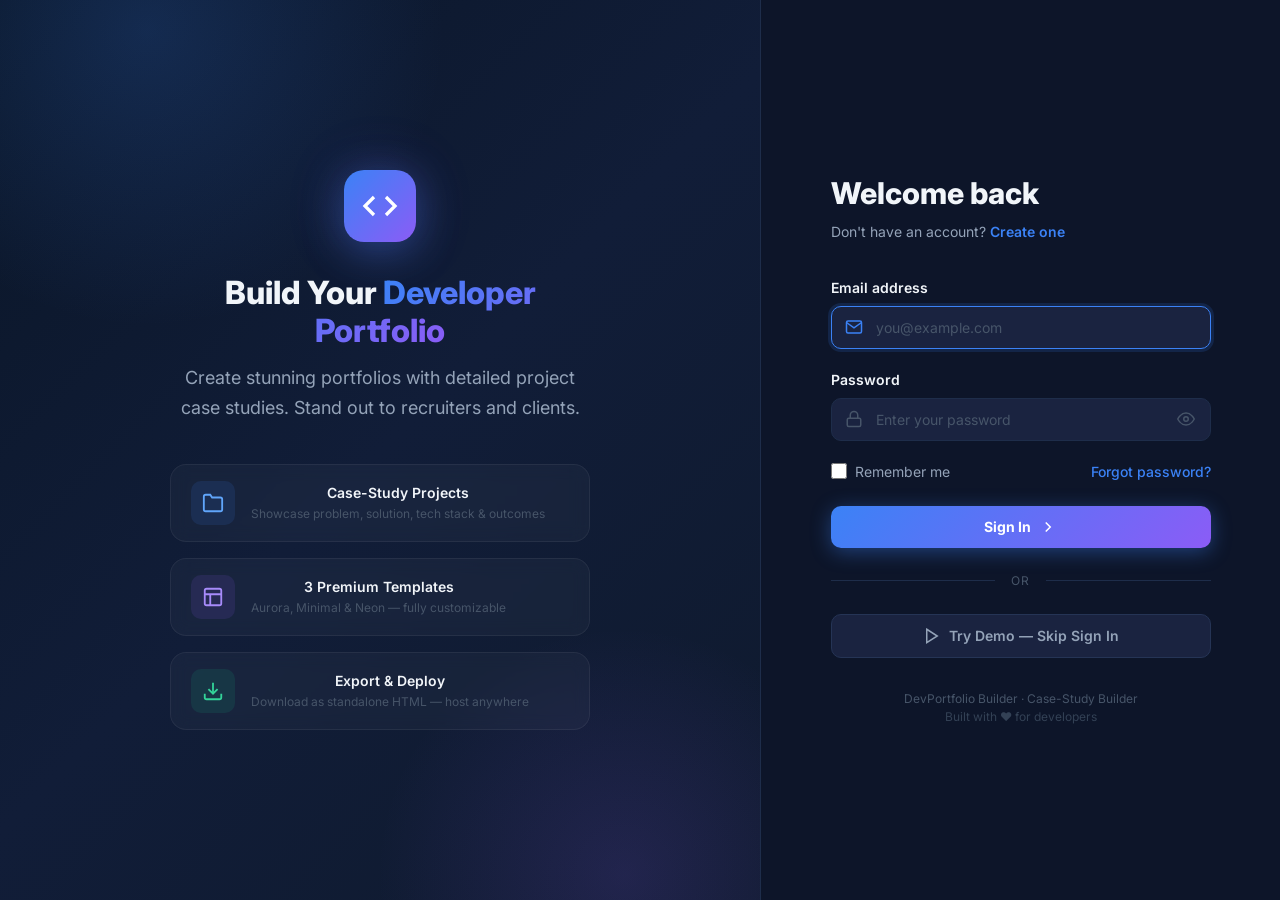
<file: index.html>
<!DOCTYPE html>
<html lang="en" data-theme="dark">
<head>
  <meta charset="UTF-8" />
  <meta name="viewport" content="width=device-width, initial-scale=1.0" />
  <meta name="description" content="Developer Portfolio & Case-Study Builder — Create stunning developer portfolios with detailed project case studies." />
  <title>Dashboard — DevPortfolio Builder</title>

  <!-- Google Fonts -->
  <link rel="preconnect" href="https://fonts.googleapis.com" />
  <link rel="preconnect" href="https://fonts.gstatic.com" crossorigin />
  <link href="https://fonts.googleapis.com/css2?family=Inter:wght@300;400;500;600;700;800&display=swap" rel="stylesheet" />

  <!-- CSS -->
  <link rel="stylesheet" href="css/variables.css" />
  <link rel="stylesheet" href="css/reset.css" />
  <link rel="stylesheet" href="css/layout.css" />
  <link rel="stylesheet" href="css/animations.css" />
  <link rel="stylesheet" href="css/components.css" />
  <link rel="stylesheet" href="css/forms.css" />
  <link rel="stylesheet" href="css/dashboard.css" />
</head>
<body>

<!-- ══════════════════════════════════════════
     APP SHELL
══════════════════════════════════════════ -->
<div class="app-shell">

  <!-- ── Sidebar Overlay (mobile) ── -->
  <div class="sidebar-overlay" id="sidebar-overlay"></div>

  <!-- ══════════════════════════════════════
       SIDEBAR
  ══════════════════════════════════════ -->
  <aside class="sidebar" id="sidebar" aria-label="Main Navigation">

    <!-- Header / Brand -->
    <div class="sidebar-header">
      <div class="sidebar-logo" aria-hidden="true">
        <svg viewBox="0 0 24 24" fill="none" stroke="currentColor" stroke-width="2.2">
          <polyline points="16 18 22 12 16 6"/>
          <polyline points="8 6 2 12 8 18"/>
        </svg>
      </div>
      <div class="sidebar-brand">
        DevPortfolio
        <span>Case-Study Builder</span>
      </div>
    </div>

    <!-- Navigation -->
    <nav class="sidebar-nav" aria-label="Page Navigation">

      <span class="nav-section-label">Main</span>

      <a class="nav-item active" data-route="/" href="index.html" id="nav-dashboard">
        <span class="nav-icon">
          <svg viewBox="0 0 24 24" fill="none" stroke="currentColor" stroke-width="2">
            <rect x="3" y="3" width="7" height="7" rx="1"/><rect x="14" y="3" width="7" height="7" rx="1"/>
            <rect x="14" y="14" width="7" height="7" rx="1"/><rect x="3" y="14" width="7" height="7" rx="1"/>
          </svg>
        </span>
        <span class="nav-label">Dashboard</span>
      </a>

      <a class="nav-item" data-route="/personal" href="pages/personal-info.html" id="nav-personal">
        <span class="nav-icon">
          <svg viewBox="0 0 24 24" fill="none" stroke="currentColor" stroke-width="2">
            <path d="M20 21v-2a4 4 0 0 0-4-4H8a4 4 0 0 0-4 4v2"/>
            <circle cx="12" cy="7" r="4"/>
          </svg>
        </span>
        <span class="nav-label">Personal Info</span>
      </a>

      <a class="nav-item" data-route="/projects" href="pages/project-builder.html" id="nav-projects">
        <span class="nav-icon">
          <svg viewBox="0 0 24 24" fill="none" stroke="currentColor" stroke-width="2">
            <path d="M22 19a2 2 0 0 1-2 2H4a2 2 0 0 1-2-2V5a2 2 0 0 1 2-2h5l2 3h9a2 2 0 0 1 2 2z"/>
          </svg>
        </span>
        <span class="nav-label">Project Builder</span>
        <span class="nav-badge" id="sidebar-project-count">0</span>
      </a>

      <span class="nav-section-label" style="margin-top:var(--space-4)">Portfolio</span>

      <a class="nav-item" data-route="/templates" href="pages/template-gallery.html" id="nav-templates">
        <span class="nav-icon">
          <svg viewBox="0 0 24 24" fill="none" stroke="currentColor" stroke-width="2">
            <rect x="3" y="3" width="18" height="18" rx="2"/>
            <path d="M3 9h18M9 21V9"/>
          </svg>
        </span>
        <span class="nav-label">Template Gallery</span>
      </a>

      <a class="nav-item" data-route="/editor" href="pages/live-editor.html" id="nav-editor">
        <span class="nav-icon">
          <svg viewBox="0 0 24 24" fill="none" stroke="currentColor" stroke-width="2">
            <path d="M12 20h9"/><path d="M16.5 3.5a2.121 2.121 0 0 1 3 3L7 19l-4 1 1-4L16.5 3.5z"/>
          </svg>
        </span>
        <span class="nav-label">Live Editor</span>
      </a>

      <a class="nav-item" data-route="/portfolio" href="pages/portfolio.html" id="nav-portfolio">
        <span class="nav-icon">
          <svg viewBox="0 0 24 24" fill="none" stroke="currentColor" stroke-width="2">
            <path d="M14 2H6a2 2 0 0 0-2 2v16a2 2 0 0 0 2 2h12a2 2 0 0 0 2-2V8z"/>
            <polyline points="14 2 14 8 20 8"/>
            <line x1="16" y1="13" x2="8" y2="13"/><line x1="16" y1="17" x2="8" y2="17"/>
            <polyline points="10 9 9 9 8 9"/>
          </svg>
        </span>
        <span class="nav-label">Generated Portfolio</span>
      </a>

    </nav>

    <!-- Footer / Collapse -->
    <div class="sidebar-footer">
      <button class="sidebar-collapse-btn" id="sidebar-toggle" aria-label="Collapse sidebar">
        <svg viewBox="0 0 24 24" fill="none" stroke="currentColor" stroke-width="2">
          <path d="M11 17l-5-5 5-5M18 17l-5-5 5-5"/>
        </svg>
        <span class="btn-label">Collapse</span>
      </button>
      <button class="sidebar-collapse-btn" id="logout-btn" aria-label="Sign out" style="margin-top:var(--space-2);color:var(--color-danger)" onclick="Auth.logout();window.location.href='pages/auth.html'">
        <svg viewBox="0 0 24 24" fill="none" stroke="currentColor" stroke-width="2">
          <path d="M9 21H5a2 2 0 0 1-2-2V5a2 2 0 0 1 2-2h4"/><polyline points="16 17 21 12 16 7"/><line x1="21" y1="12" x2="9" y2="12"/>
        </svg>
        <span class="btn-label">Sign Out</span>
      </button>
    </div>

  </aside>

  <!-- ══════════════════════════════════════
       MAIN CONTENT
  ══════════════════════════════════════ -->
  <main class="main-content" id="main-content">

    <!-- Top Bar -->
    <header class="topbar" id="topbar">
      <div class="topbar-left">
        <button class="topbar-mobile-menu" id="mobile-menu-btn" aria-label="Open navigation">
          <svg viewBox="0 0 24 24" fill="none" stroke="currentColor" stroke-width="2">
            <line x1="3" y1="12" x2="21" y2="12"/>
            <line x1="3" y1="6"  x2="21" y2="6"/>
            <line x1="3" y1="18" x2="21" y2="18"/>
          </svg>
        </button>
        <nav class="topbar-breadcrumb" aria-label="Breadcrumb">
          <span>DevPortfolio</span>
          <span class="sep">/</span>
          <span class="current">Dashboard</span>
        </nav>
      </div>
      <div class="topbar-right">
        <button class="theme-toggle" id="theme-toggle" data-tooltip="Toggle theme" aria-label="Toggle theme">
          <!-- Icon injected by theme.js -->
        </button>
        <a href="pages/portfolio.html" class="btn btn-primary btn-sm">
          <svg viewBox="0 0 24 24" fill="none" stroke="currentColor" stroke-width="2" width="14" height="14">
            <path d="M18 13v6a2 2 0 0 1-2 2H5a2 2 0 0 1-2-2V8a2 2 0 0 1 2-2h6"/>
            <polyline points="15 3 21 3 21 9"/><line x1="10" y1="14" x2="21" y2="3"/>
          </svg>
          Preview Portfolio
        </a>
      </div>
    </header>

    <!-- Page Content -->
    <div class="page-content animate-fade-in">

      <!-- ── Page Header ── -->
      <div class="page-header">
        <div class="dashboard-welcome">
          <div class="welcome-avatar avatar avatar-lg" id="welcome-avatar">?</div>
          <div>
            <h1 class="page-title" id="welcome-title">Welcome back! 👋</h1>
            <p class="page-subtitle" id="welcome-subtitle">Build and publish your developer portfolio with detailed case studies.</p>
          </div>
        </div>
      </div>

      <!-- ── Stats Row ── -->
      <div class="grid-4 stats-grid" style="margin-bottom:var(--space-8)">

        <div class="stat-card animate-fade-in delay-1">
          <div class="stat-icon">
            <svg viewBox="0 0 24 24" fill="none" stroke="currentColor" stroke-width="2">
              <path d="M22 19a2 2 0 0 1-2 2H4a2 2 0 0 1-2-2V5a2 2 0 0 1 2-2h5l2 3h9a2 2 0 0 1 2 2z"/>
            </svg>
          </div>
          <div class="stat-value" id="stat-projects">0</div>
          <div class="stat-label">Total Projects</div>
          <div class="stat-change up" id="stat-projects-change">
            <svg viewBox="0 0 24 24" fill="none" stroke="currentColor" stroke-width="2" width="10"><polyline points="18 15 12 9 6 15"/></svg>
            Ready to build
          </div>
        </div>

        <div class="stat-card animate-fade-in delay-2">
          <div class="stat-icon">
            <svg viewBox="0 0 24 24" fill="none" stroke="currentColor" stroke-width="2">
              <path d="M20 21v-2a4 4 0 0 0-4-4H8a4 4 0 0 0-4 4v2"/>
              <circle cx="12" cy="7" r="4"/>
            </svg>
          </div>
          <div class="stat-value" id="stat-completion">0%</div>
          <div class="stat-label">Profile Complete</div>
          <div class="progress-bar" style="margin-top:var(--space-3)">
            <div class="progress-fill" id="stat-completion-bar" style="width:0%"></div>
          </div>
        </div>

        <div class="stat-card animate-fade-in delay-3">
          <div class="stat-icon">
            <svg viewBox="0 0 24 24" fill="none" stroke="currentColor" stroke-width="2">
              <rect x="3" y="3" width="18" height="18" rx="2"/>
              <path d="M3 9h18M9 21V9"/>
            </svg>
          </div>
          <div class="stat-value" id="stat-template">—</div>
          <div class="stat-label">Active Template</div>
          <span class="badge badge-violet" style="margin-top:var(--space-3)" id="stat-template-badge">Not selected</span>
        </div>

        <div class="stat-card animate-fade-in delay-4">
          <div class="stat-icon">
            <svg viewBox="0 0 24 24" fill="none" stroke="currentColor" stroke-width="2">
              <polyline points="22 12 18 12 15 21 9 3 6 12 2 12"/>
            </svg>
          </div>
          <div class="stat-value" id="stat-skills">0</div>
          <div class="stat-label">Skills Listed</div>
          <div class="stat-change up" style="margin-top:var(--space-3)">
            <svg viewBox="0 0 24 24" fill="none" stroke="currentColor" stroke-width="2" width="10"><polyline points="18 15 12 9 6 15"/></svg>
            Showcase ready
          </div>
        </div>

      </div>

      <!-- ── Main Grid ── -->
      <div class="dashboard-main-grid">

        <!-- LEFT: Quick Actions + Recent Projects -->
        <div class="dashboard-left">

          <!-- Quick Actions -->
          <div class="card animate-fade-in delay-2" style="margin-bottom:var(--space-6)">
            <div class="card-header">
              <div>
                <div class="card-title">Quick Actions</div>
                <div class="card-subtitle">Jump right in</div>
              </div>
            </div>
            <div class="quick-actions-grid">
              <a href="pages/personal-info.html" class="quick-action-btn">
                <div class="qa-icon" style="background:rgba(59,130,246,0.15)">
                  <svg viewBox="0 0 24 24" fill="none" stroke="#3b82f6" stroke-width="2">
                    <path d="M20 21v-2a4 4 0 0 0-4-4H8a4 4 0 0 0-4 4v2"/>
                    <circle cx="12" cy="7" r="4"/>
                  </svg>
                </div>
                <span>Edit Profile</span>
              </a>
              <a href="pages/project-builder.html" class="quick-action-btn" id="qa-add-project">
                <div class="qa-icon" style="background:rgba(139,92,246,0.15)">
                  <svg viewBox="0 0 24 24" fill="none" stroke="#8b5cf6" stroke-width="2">
                    <line x1="12" y1="5" x2="12" y2="19"/><line x1="5" y1="12" x2="19" y2="12"/>
                  </svg>
                </div>
                <span>Add Project</span>
              </a>
              <a href="pages/template-gallery.html" class="quick-action-btn">
                <div class="qa-icon" style="background:rgba(6,182,212,0.15)">
                  <svg viewBox="0 0 24 24" fill="none" stroke="#06b6d4" stroke-width="2">
                    <rect x="3" y="3" width="18" height="18" rx="2"/>
                    <path d="M3 9h18M9 21V9"/>
                  </svg>
                </div>
                <span>Choose Template</span>
              </a>
              <a href="pages/portfolio.html" class="quick-action-btn">
                <div class="qa-icon" style="background:rgba(16,185,129,0.15)">
                  <svg viewBox="0 0 24 24" fill="none" stroke="#10b981" stroke-width="2">
                    <path d="M14 2H6a2 2 0 0 0-2 2v16a2 2 0 0 0 2 2h12a2 2 0 0 0 2-2V8z"/>
                    <polyline points="14 2 14 8 20 8"/>
                  </svg>
                </div>
                <span>View Portfolio</span>
              </a>
            </div>
          </div>

          <!-- Recent Projects -->
          <div class="card animate-fade-in delay-3">
            <div class="card-header">
              <div>
                <div class="card-title">Recent Projects</div>
                <div class="card-subtitle">Your case studies</div>
              </div>
              <a href="pages/project-builder.html" class="btn btn-ghost btn-sm">View all</a>
            </div>
            <div id="recent-projects-list">
              <!-- Populated by dashboard.js -->
            </div>
          </div>

        </div>

        <!-- RIGHT: Profile Card + Checklist + Activity -->
        <div class="dashboard-right">

          <!-- Profile Summary Card -->
          <div class="card profile-summary-card animate-fade-in delay-2" style="margin-bottom:var(--space-6)">
            <div class="profile-summary-bg"></div>
            <div class="profile-summary-content">
              <div class="avatar avatar-xl profile-summary-avatar" id="profile-avatar-preview">?</div>
              <div class="profile-summary-name" id="profile-name-preview">Your Name</div>
              <div class="profile-summary-title" id="profile-title-preview">Add your title →</div>
              <div class="profile-summary-tags" id="profile-skills-preview"></div>
              <a href="pages/personal-info.html" class="btn btn-secondary btn-sm" style="margin-top:var(--space-4)">
                Edit Profile
              </a>
            </div>
          </div>

          <!-- Setup Checklist -->
          <div class="card animate-fade-in delay-3" style="margin-bottom:var(--space-6)">
            <div class="card-header">
              <div class="card-title">Setup Checklist</div>
              <span class="badge badge-blue" id="checklist-progress">0/5</span>
            </div>
            <div class="checklist" id="setup-checklist">
              <!-- Populated by dashboard.js -->
            </div>
          </div>

          <!-- Getting Started Tips -->
          <div class="card getting-started-card animate-fade-in delay-4">
            <div class="gs-header">
              <div class="gs-icon">
                <svg viewBox="0 0 24 24" fill="none" stroke="currentColor" stroke-width="2">
                  <circle cx="12" cy="12" r="10"/>
                  <line x1="12" y1="8" x2="12" y2="12"/>
                  <line x1="12" y1="16" x2="12.01" y2="16"/>
                </svg>
              </div>
              <div class="card-title">Getting Started</div>
            </div>
            <ol class="gs-steps">
              <li><a href="pages/personal-info.html">Fill in your personal information</a></li>
              <li><a href="pages/project-builder.html">Add your first project case study</a></li>
              <li><a href="pages/template-gallery.html">Choose a portfolio template</a></li>
              <li><a href="pages/live-editor.html">Customize colors and layout</a></li>
              <li><a href="pages/portfolio.html">Preview and export your portfolio</a></li>
            </ol>
          </div>

        </div>

      </div>

    </div><!-- /.page-content -->
  </main>

</div><!-- /.app-shell -->

<!-- ── Toast Container ── -->
<div id="toast-container" class="toast-container" aria-live="polite"></div>

<!-- ── Scripts ── -->
<script src="js/core/store.js"></script>
<script src="js/core/utils.js"></script>
<script src="js/core/theme.js"></script>
<script src="js/core/auth.js"></script>
<script>if (!Auth.isLoggedIn()) { window.location.href = 'pages/auth.html'; }</script>
<script src="js/core/router.js"></script>
<script src="js/pages/dashboard.js"></script>

</body>
</html>
</file>
<file: css/variables.css>
/* ============================================================
   DESIGN TOKENS — Developer Portfolio & Case-Study Builder
   All visual values live here. Update here → updates everywhere.
   ============================================================ */

:root {
  /* ── Background Hierarchy ── */
  --bg-base:        #060d1f;
  --bg-primary:     #0a0f1e;
  --bg-secondary:   #0d1529;
  --bg-tertiary:    #111827;
  --bg-surface:     #1a2340;
  --bg-surface-2:   #1e2a4a;
  --bg-hover:       #1f2e50;

  /* ── Border ── */
  --border-subtle:  #1e2d4a;
  --border-medium:  #253455;
  --border-strong:  #2d4070;

  /* ── Brand Accents ── */
  --accent-blue:    #3b82f6;
  --accent-violet:  #8b5cf6;
  --accent-cyan:    #06b6d4;
  --accent-pink:    #ec4899;

  /* ── Gradient ── */
  --gradient-brand: linear-gradient(135deg, #3b82f6 0%, #8b5cf6 100%);
  --gradient-glow:  linear-gradient(135deg, rgba(59,130,246,0.15) 0%, rgba(139,92,246,0.15) 100%);
  --gradient-card:  linear-gradient(145deg, #1a2340 0%, #111827 100%);

  /* ── Text ── */
  --text-primary:   #f1f5f9;
  --text-secondary: #94a3b8;
  --text-muted:     #475569;
  --text-disabled:  #334155;
  --text-accent:    #60a5fa;

  /* ── Semantic ── */
  --color-success:  #10b981;
  --color-warning:  #f59e0b;
  --color-danger:   #ef4444;
  --color-info:     #3b82f6;

  --color-success-bg: rgba(16, 185, 129, 0.1);
  --color-warning-bg: rgba(245, 158, 11, 0.1);
  --color-danger-bg:  rgba(239, 68, 68, 0.1);
  --color-info-bg:    rgba(59, 130, 246, 0.1);

  /* ── Typography ── */
  --font-sans:      'Inter', 'SF Pro Display', -apple-system, BlinkMacSystemFont, 'Segoe UI', sans-serif;
  --font-mono:      'JetBrains Mono', 'Fira Code', 'Cascadia Code', monospace;

  --text-xs:    0.75rem;
  --text-sm:    0.875rem;
  --text-base:  1rem;
  --text-md:    1.125rem;
  --text-lg:    1.25rem;
  --text-xl:    1.5rem;
  --text-2xl:   1.875rem;
  --text-3xl:   2.25rem;
  --text-4xl:   3rem;

  --font-normal:   400;
  --font-medium:   500;
  --font-semibold: 600;
  --font-bold:     700;
  --font-extrabold:800;

  --leading-tight:  1.25;
  --leading-normal: 1.5;
  --leading-relaxed:1.75;

  /* ── Spacing Scale ── */
  --space-1:  0.25rem;   /* 4px  */
  --space-2:  0.5rem;    /* 8px  */
  --space-3:  0.75rem;   /* 12px */
  --space-4:  1rem;      /* 16px */
  --space-5:  1.25rem;   /* 20px */
  --space-6:  1.5rem;    /* 24px */
  --space-8:  2rem;      /* 32px */
  --space-10: 2.5rem;    /* 40px */
  --space-12: 3rem;      /* 48px */
  --space-16: 4rem;      /* 64px */
  --space-20: 5rem;      /* 80px */

  /* ── Border Radius ── */
  --radius-sm:   6px;
  --radius-md:   10px;
  --radius-lg:   16px;
  --radius-xl:   24px;
  --radius-2xl:  32px;
  --radius-pill: 9999px;

  /* ── Shadows ── */
  --shadow-sm:  0 1px 3px rgba(0,0,0,0.4), 0 1px 2px rgba(0,0,0,0.3);
  --shadow-md:  0 4px 16px rgba(0,0,0,0.4), 0 2px 8px rgba(0,0,0,0.3);
  --shadow-lg:  0 10px 40px rgba(0,0,0,0.5), 0 4px 16px rgba(0,0,0,0.4);
  --shadow-xl:  0 20px 60px rgba(0,0,0,0.6), 0 8px 24px rgba(0,0,0,0.5);
  --shadow-glow: 0 0 30px rgba(59,130,246,0.25), 0 0 60px rgba(139,92,246,0.15);
  --shadow-glow-sm: 0 0 12px rgba(59,130,246,0.3);

  /* ── Sidebar ── */
  --sidebar-width:          240px;
  --sidebar-collapsed-width: 68px;

  /* ── Transitions ── */
  --transition-fast:   150ms ease;
  --transition-normal: 250ms ease;
  --transition-slow:   400ms ease;
  --transition-spring: 350ms cubic-bezier(0.34,1.56,0.64,1);

  /* ── Z-index ── */
  --z-base:    1;
  --z-dropdown:100;
  --z-sticky:  200;
  --z-overlay: 300;
  --z-modal:   400;
  --z-toast:   500;
}

/* ── Light Theme Overrides ── */
[data-theme="light"] {
  --bg-base:        #f0f4ff;
  --bg-primary:     #f8fafc;
  --bg-secondary:   #ffffff;
  --bg-tertiary:    #f1f5f9;
  --bg-surface:     #ffffff;
  --bg-surface-2:   #f8fafc;
  --bg-hover:       #eef2ff;

  --border-subtle:  #e2e8f0;
  --border-medium:  #cbd5e1;
  --border-strong:  #94a3b8;

  --text-primary:   #0f172a;
  --text-secondary: #475569;
  --text-muted:     #94a3b8;
  --text-disabled:  #cbd5e1;
  --text-accent:    #2563eb;

  --shadow-sm:  0 1px 3px rgba(0,0,0,0.08), 0 1px 2px rgba(0,0,0,0.06);
  --shadow-md:  0 4px 16px rgba(0,0,0,0.1),  0 2px 8px rgba(0,0,0,0.08);
  --shadow-lg:  0 10px 40px rgba(0,0,0,0.12), 0 4px 16px rgba(0,0,0,0.1);
  --shadow-xl:  0 20px 60px rgba(0,0,0,0.15), 0 8px 24px rgba(0,0,0,0.12);
  --shadow-glow: 0 0 30px rgba(59,130,246,0.15), 0 0 60px rgba(139,92,246,0.1);

  --gradient-card: linear-gradient(145deg, #ffffff 0%, #f8fafc 100%);
  --gradient-glow: linear-gradient(135deg, rgba(59,130,246,0.08) 0%, rgba(139,92,246,0.08) 100%);
}
</file>
<file: css/layout.css>
/* ============================================================
   LAYOUT — Shell, Sidebar, Main Content
   ============================================================ */

/* ── App Shell ── */
.app-shell {
  display: flex;
  min-height: 100vh;
  background: var(--bg-base);
  position: relative;
}

/* ── Sidebar ── */
.sidebar {
  width: var(--sidebar-width);
  min-height: 100vh;
  background: var(--bg-tertiary);
  border-right: 1px solid var(--border-subtle);
  display: flex;
  flex-direction: column;
  position: fixed;
  top: 0; left: 0;
  z-index: var(--z-sticky);
  transition: width var(--transition-normal), transform var(--transition-normal);
  overflow: hidden;
}

.sidebar.collapsed {
  width: var(--sidebar-collapsed-width);
}

.sidebar-header {
  display: flex;
  align-items: center;
  gap: var(--space-3);
  padding: var(--space-5) var(--space-4);
  border-bottom: 1px solid var(--border-subtle);
  min-height: 68px;
  overflow: hidden;
}

.sidebar-logo {
  width: 36px; height: 36px;
  background: var(--gradient-brand);
  border-radius: var(--radius-md);
  display: flex; align-items: center; justify-content: center;
  flex-shrink: 0;
  box-shadow: var(--shadow-glow-sm);
}

.sidebar-logo svg { width: 20px; height: 20px; color: white; }

.sidebar-brand {
  font-size: var(--text-sm);
  font-weight: var(--font-bold);
  color: var(--text-primary);
  white-space: nowrap;
  line-height: 1.2;
  transition: opacity var(--transition-normal);
}

.sidebar-brand span {
  display: block;
  font-size: var(--text-xs);
  font-weight: var(--font-normal);
  color: var(--text-muted);
}

.sidebar.collapsed .sidebar-brand { opacity: 0; pointer-events: none; }

/* ── Sidebar Navigation ── */
.sidebar-nav {
  flex: 1;
  padding: var(--space-4) var(--space-3);
  overflow-y: auto;
  overflow-x: hidden;
}

.nav-section-label {
  font-size: var(--text-xs);
  font-weight: var(--font-semibold);
  color: var(--text-muted);
  text-transform: uppercase;
  letter-spacing: 0.08em;
  padding: var(--space-3) var(--space-3) var(--space-2);
  white-space: nowrap;
  transition: opacity var(--transition-normal);
}
.sidebar.collapsed .nav-section-label { opacity: 0; }

.nav-item {
  display: flex;
  align-items: center;
  gap: var(--space-3);
  padding: var(--space-3) var(--space-3);
  border-radius: var(--radius-md);
  color: var(--text-secondary);
  font-size: var(--text-sm);
  font-weight: var(--font-medium);
  text-decoration: none;
  cursor: pointer;
  white-space: nowrap;
  transition: background var(--transition-fast), color var(--transition-fast), box-shadow var(--transition-fast);
  position: relative;
  overflow: hidden;
  margin-bottom: var(--space-1);
}

.nav-item:hover {
  background: var(--bg-hover);
  color: var(--text-primary);
}

.nav-item.active {
  background: var(--gradient-glow);
  color: var(--accent-blue);
  box-shadow: inset 0 0 0 1px var(--border-medium);
}

.nav-item.active::before {
  content: '';
  position: absolute;
  left: 0; top: 20%; bottom: 20%;
  width: 3px;
  background: var(--gradient-brand);
  border-radius: 0 2px 2px 0;
}

.nav-item .nav-icon {
  width: 20px; height: 20px;
  flex-shrink: 0;
  display: flex; align-items: center; justify-content: center;
}
.nav-item .nav-icon svg { width: 18px; height: 18px; }

.nav-item .nav-label {
  flex: 1;
  transition: opacity var(--transition-normal);
}
.sidebar.collapsed .nav-label { opacity: 0; pointer-events: none; }

.nav-badge {
  font-size: var(--text-xs);
  font-weight: var(--font-semibold);
  padding: 2px 7px;
  border-radius: var(--radius-pill);
  background: var(--gradient-brand);
  color: white;
  transition: opacity var(--transition-normal);
}
.sidebar.collapsed .nav-badge { opacity: 0; }

/* ── Sidebar Footer ── */
.sidebar-footer {
  padding: var(--space-4) var(--space-3);
  border-top: 1px solid var(--border-subtle);
}

.sidebar-collapse-btn {
  display: flex; align-items: center; justify-content: center;
  width: 100%;
  padding: var(--space-2) var(--space-3);
  border-radius: var(--radius-md);
  color: var(--text-muted);
  font-size: var(--text-sm);
  background: none;
  transition: background var(--transition-fast), color var(--transition-fast);
  gap: var(--space-2);
}
.sidebar-collapse-btn:hover { background: var(--bg-hover); color: var(--text-primary); }
.sidebar-collapse-btn svg { width: 18px; height: 18px; flex-shrink: 0; }
.sidebar-collapse-btn .btn-label {
  font-weight: var(--font-medium);
  white-space: nowrap;
  transition: opacity var(--transition-normal);
}
.sidebar.collapsed .sidebar-collapse-btn .btn-label { opacity: 0; }

/* ── Main Content ── */
.main-content {
  flex: 1;
  margin-left: var(--sidebar-width);
  min-height: 100vh;
  display: flex;
  flex-direction: column;
  transition: margin-left var(--transition-normal);
  background: var(--bg-primary);
}

.main-content.sidebar-collapsed {
  margin-left: var(--sidebar-collapsed-width);
}

/* ── Top Bar ── */
.topbar {
  height: 68px;
  background: var(--bg-secondary);
  border-bottom: 1px solid var(--border-subtle);
  display: flex;
  align-items: center;
  justify-content: space-between;
  padding: 0 var(--space-6);
  position: sticky;
  top: 0;
  z-index: var(--z-dropdown);
  backdrop-filter: blur(12px);
  -webkit-backdrop-filter: blur(12px);
}

.topbar-left {
  display: flex;
  align-items: center;
  gap: var(--space-4);
}

.topbar-breadcrumb {
  display: flex;
  align-items: center;
  gap: var(--space-2);
  font-size: var(--text-sm);
  color: var(--text-muted);
}
.topbar-breadcrumb .current {
  color: var(--text-primary);
  font-weight: var(--font-semibold);
}
.topbar-breadcrumb .sep { color: var(--border-strong); }

.topbar-right {
  display: flex;
  align-items: center;
  gap: var(--space-3);
}

.topbar-mobile-menu {
  display: none;
  align-items: center; justify-content: center;
  width: 40px; height: 40px;
  border-radius: var(--radius-md);
  color: var(--text-secondary);
  background: none;
  transition: background var(--transition-fast);
}
.topbar-mobile-menu:hover { background: var(--bg-hover); }
.topbar-mobile-menu svg { width: 20px; height: 20px; }

/* ── Page Content ── */
.page-content {
  flex: 1;
  padding: var(--space-8) var(--space-8);
  max-width: 1400px;
  width: 100%;
  margin: 0 auto;
}

.page-header {
  margin-bottom: var(--space-8);
}

.page-title {
  font-size: var(--text-2xl);
  font-weight: var(--font-bold);
  color: var(--text-primary);
  margin-bottom: var(--space-2);
}

.page-subtitle {
  font-size: var(--text-sm);
  color: var(--text-muted);
}

/* ── Grid Layouts ── */
.grid-2 { display: grid; grid-template-columns: repeat(2, 1fr); gap: var(--space-6); }
.grid-3 { display: grid; grid-template-columns: repeat(3, 1fr); gap: var(--space-6); }
.grid-4 { display: grid; grid-template-columns: repeat(4, 1fr); gap: var(--space-6); }
.grid-auto { display: grid; grid-template-columns: repeat(auto-fill, minmax(280px, 1fr)); gap: var(--space-6); }

/* ── Two-Column Split ── */
.split-layout {
  display: grid;
  grid-template-columns: 1fr 1fr;
  gap: var(--space-6);
  align-items: start;
}

.split-layout.sidebar-main {
  grid-template-columns: 320px 1fr;
}

/* ── Mobile Sidebar Overlay ── */
.sidebar-overlay {
  display: none;
  position: fixed;
  inset: 0;
  background: rgba(0,0,0,0.6);
  z-index: calc(var(--z-sticky) - 1);
  backdrop-filter: blur(4px);
}

/* ── Responsive ── */
@media (max-width: 1024px) {
  .grid-4 { grid-template-columns: repeat(2, 1fr); }
  .page-content { padding: var(--space-6) var(--space-6); }
}

@media (max-width: 768px) {
  .sidebar {
    transform: translateX(-100%);
  }
  .sidebar.mobile-open {
    transform: translateX(0);
    width: var(--sidebar-width);
  }
  .sidebar-overlay.active { display: block; }
  .main-content {
    margin-left: 0 !important;
  }
  .topbar-mobile-menu { display: flex; }
  .topbar { padding: 0 var(--space-4); }
  .page-content { padding: var(--space-5) var(--space-4); }
  .grid-2, .grid-3, .grid-4 { grid-template-columns: 1fr; }
  .split-layout, .split-layout.sidebar-main { grid-template-columns: 1fr; }
}

@media (max-width: 480px) {
  .page-content { padding: var(--space-4) var(--space-3); }
}
</file>
<file: css/animations.css>
/* ============================================================
   ANIMATIONS & MICRO-INTERACTIONS
   ============================================================ */

/* ── Keyframes ── */
@keyframes fadeIn {
  from { opacity: 0; transform: translateY(8px); }
  to   { opacity: 1; transform: translateY(0); }
}

@keyframes fadeInLeft {
  from { opacity: 0; transform: translateX(-12px); }
  to   { opacity: 1; transform: translateX(0); }
}

@keyframes fadeInScale {
  from { opacity: 0; transform: scale(0.95); }
  to   { opacity: 1; transform: scale(1); }
}

@keyframes slideInDown {
  from { opacity: 0; transform: translateY(-16px); }
  to   { opacity: 1; transform: translateY(0); }
}

@keyframes slideInRight {
  from { opacity: 0; transform: translateX(16px); }
  to   { opacity: 1; transform: translateX(0); }
}

@keyframes pulse {
  0%, 100% { opacity: 1; }
  50%       { opacity: 0.5; }
}

@keyframes shimmer {
  0%   { background-position: -200% 0; }
  100% { background-position:  200% 0; }
}

@keyframes spin {
  from { transform: rotate(0deg); }
  to   { transform: rotate(360deg); }
}

@keyframes float {
  0%, 100% { transform: translateY(0); }
  50%       { transform: translateY(-8px); }
}

@keyframes gradientShift {
  0%   { background-position: 0%   50%; }
  50%  { background-position: 100% 50%; }
  100% { background-position: 0%   50%; }
}

@keyframes scaleIn {
  from { transform: scale(0.8); opacity: 0; }
  to   { transform: scale(1);   opacity: 1; }
}

@keyframes toastSlide {
  from { transform: translateX(120%); opacity: 0; }
  to   { transform: translateX(0);    opacity: 1; }
}

@keyframes toastOut {
  from { transform: translateX(0);    opacity: 1; }
  to   { transform: translateX(120%); opacity: 0; }
}

@keyframes ripple {
  from { transform: scale(0); opacity: 0.6; }
  to   { transform: scale(4); opacity: 0; }
}

/* ── Utility Animation Classes ── */
.animate-fade-in       { animation: fadeIn      var(--transition-normal) ease forwards; }
.animate-fade-in-left  { animation: fadeInLeft  var(--transition-normal) ease forwards; }
.animate-fade-in-scale { animation: fadeInScale var(--transition-normal) ease forwards; }
.animate-slide-down    { animation: slideInDown var(--transition-normal) ease forwards; }
.animate-slide-right   { animation: slideInRight var(--transition-normal) ease forwards; }
.animate-pulse         { animation: pulse 2s ease infinite; }
.animate-spin          { animation: spin 1s linear infinite; }
.animate-float         { animation: float 3s ease-in-out infinite; }

/* ── Stagger Delays ── */
.delay-1 { animation-delay: 50ms; }
.delay-2 { animation-delay: 100ms; }
.delay-3 { animation-delay: 150ms; }
.delay-4 { animation-delay: 200ms; }
.delay-5 { animation-delay: 250ms; }
.delay-6 { animation-delay: 300ms; }

/* ── Skeleton / Shimmer ── */
.skeleton {
  background: linear-gradient(
    90deg,
    var(--bg-surface) 25%,
    var(--bg-hover)   50%,
    var(--bg-surface) 75%
  );
  background-size: 200% 100%;
  animation: shimmer 1.5s infinite;
  border-radius: var(--radius-md);
}

/* ── Gradient animated background ── */
.gradient-animated {
  background: linear-gradient(135deg, #3b82f6, #8b5cf6, #06b6d4, #3b82f6);
  background-size: 400% 400%;
  animation: gradientShift 6s ease infinite;
}

/* ── Hover glow on cards ── */
.hover-glow {
  transition: box-shadow var(--transition-normal), transform var(--transition-normal);
}
.hover-glow:hover {
  box-shadow: var(--shadow-glow);
  transform: translateY(-2px);
}

/* ── Ripple effect ── */
.ripple-container { position: relative; overflow: hidden; }
.ripple-effect {
  position: absolute;
  border-radius: 50%;
  background: rgba(255,255,255,0.25);
  animation: ripple 600ms linear forwards;
  pointer-events: none;
}

/* ── Page transition ── */
.page-transition-enter {
  animation: fadeIn 250ms ease forwards;
}

/* ── Reduce motion ── */
@media (prefers-reduced-motion: reduce) {
  *, *::before, *::after {
    animation-duration: 0.01ms !important;
    transition-duration: 0.01ms !important;
  }
}
</file>
<file: css/components.css>
/* ============================================================
   COMPONENTS — Reusable UI Primitives
   ============================================================ */

/* ═══════════════════════════════════
   BUTTONS
═══════════════════════════════════ */
.btn {
  display: inline-flex;
  align-items: center;
  justify-content: center;
  gap: var(--space-2);
  padding: var(--space-3) var(--space-5);
  border-radius: var(--radius-md);
  font-size: var(--text-sm);
  font-weight: var(--font-semibold);
  line-height: 1;
  white-space: nowrap;
  cursor: pointer;
  transition:
    background var(--transition-fast),
    color var(--transition-fast),
    box-shadow var(--transition-fast),
    transform var(--transition-fast),
    border-color var(--transition-fast);
  position: relative;
  overflow: hidden;
  user-select: none;
  text-decoration: none;
  border: 1px solid transparent;
}

.btn:active { transform: scale(0.97); }
.btn:disabled { opacity: 0.45; pointer-events: none; }
.btn svg { width: 16px; height: 16px; flex-shrink: 0; }

/* Primary */
.btn-primary {
  background: var(--gradient-brand);
  color: white;
  border-color: transparent;
  box-shadow: 0 4px 15px rgba(59,130,246,0.35);
}
.btn-primary:hover {
  box-shadow: 0 6px 24px rgba(59,130,246,0.5);
  filter: brightness(1.1);
}

/* Secondary */
.btn-secondary {
  background: var(--bg-surface);
  color: var(--text-primary);
  border-color: var(--border-medium);
}
.btn-secondary:hover {
  background: var(--bg-hover);
  border-color: var(--border-strong);
}

/* Ghost */
.btn-ghost {
  background: transparent;
  color: var(--text-secondary);
  border-color: transparent;
}
.btn-ghost:hover {
  background: var(--bg-hover);
  color: var(--text-primary);
}

/* Danger */
.btn-danger {
  background: var(--color-danger-bg);
  color: var(--color-danger);
  border-color: rgba(239,68,68,0.25);
}
.btn-danger:hover {
  background: var(--color-danger);
  color: white;
  box-shadow: 0 4px 15px rgba(239,68,68,0.4);
}

/* Success */
.btn-success {
  background: var(--color-success-bg);
  color: var(--color-success);
  border-color: rgba(16,185,129,0.25);
}
.btn-success:hover {
  background: var(--color-success);
  color: white;
}

/* Sizes */
.btn-sm { padding: var(--space-2) var(--space-3); font-size: var(--text-xs); }
.btn-sm svg { width: 14px; height: 14px; }
.btn-lg { padding: var(--space-4) var(--space-8); font-size: var(--text-md); }
.btn-lg svg { width: 20px; height: 20px; }
.btn-icon { padding: var(--space-2); border-radius: var(--radius-md); }
.btn-icon svg { width: 18px; height: 18px; }

/* Loading */
.btn.loading { pointer-events: none; }
.btn.loading::after {
  content: '';
  width: 14px; height: 14px;
  border: 2px solid currentColor;
  border-top-color: transparent;
  border-radius: 50%;
  animation: spin 0.7s linear infinite;
}

/* ═══════════════════════════════════
   CARDS
═══════════════════════════════════ */
.card {
  background: var(--gradient-card);
  border: 1px solid var(--border-subtle);
  border-radius: var(--radius-lg);
  padding: var(--space-6);
  transition: border-color var(--transition-normal), box-shadow var(--transition-normal), transform var(--transition-normal);
}

.card:hover { border-color: var(--border-medium); }

.card-interactive {
  cursor: pointer;
}
.card-interactive:hover {
  border-color: var(--accent-blue);
  box-shadow: var(--shadow-md), 0 0 0 1px rgba(59,130,246,0.15);
  transform: translateY(-2px);
}

.card-header {
  display: flex;
  align-items: flex-start;
  justify-content: space-between;
  margin-bottom: var(--space-4);
  gap: var(--space-3);
}

.card-title {
  font-size: var(--text-md);
  font-weight: var(--font-semibold);
  color: var(--text-primary);
}

.card-subtitle {
  font-size: var(--text-sm);
  color: var(--text-muted);
  margin-top: var(--space-1);
}

.card-body { flex: 1; }

.card-footer {
  margin-top: var(--space-4);
  padding-top: var(--space-4);
  border-top: 1px solid var(--border-subtle);
  display: flex;
  align-items: center;
  justify-content: space-between;
}

/* Stat Card */
.stat-card {
  background: var(--gradient-card);
  border: 1px solid var(--border-subtle);
  border-radius: var(--radius-lg);
  padding: var(--space-6);
  position: relative;
  overflow: hidden;
}

.stat-card::before {
  content: '';
  position: absolute;
  top: 0; right: 0;
  width: 120px; height: 120px;
  border-radius: 50%;
  background: var(--gradient-glow);
  transform: translate(40%, -40%);
  pointer-events: none;
}

.stat-icon {
  width: 44px; height: 44px;
  border-radius: var(--radius-md);
  background: var(--gradient-glow);
  border: 1px solid var(--border-medium);
  display: flex; align-items: center; justify-content: center;
  margin-bottom: var(--space-4);
}
.stat-icon svg { width: 22px; height: 22px; color: var(--accent-blue); }

.stat-value {
  font-size: var(--text-3xl);
  font-weight: var(--font-extrabold);
  color: var(--text-primary);
  line-height: 1;
  margin-bottom: var(--space-1);
}

.stat-label {
  font-size: var(--text-sm);
  color: var(--text-muted);
}

.stat-change {
  display: inline-flex;
  align-items: center;
  gap: 4px;
  font-size: var(--text-xs);
  font-weight: var(--font-semibold);
  padding: 2px 8px;
  border-radius: var(--radius-pill);
  margin-top: var(--space-2);
}
.stat-change.up   { background: var(--color-success-bg); color: var(--color-success); }
.stat-change.down { background: var(--color-danger-bg);  color: var(--color-danger); }

/* ═══════════════════════════════════
   BADGES & TAGS
═══════════════════════════════════ */
.badge {
  display: inline-flex;
  align-items: center;
  gap: var(--space-1);
  padding: 3px 10px;
  border-radius: var(--radius-pill);
  font-size: var(--text-xs);
  font-weight: var(--font-semibold);
  white-space: nowrap;
  line-height: 1.4;
}

.badge-blue    { background: rgba(59,130,246,0.15); color: #60a5fa; border: 1px solid rgba(59,130,246,0.2); }
.badge-violet  { background: rgba(139,92,246,0.15); color: #a78bfa; border: 1px solid rgba(139,92,246,0.2); }
.badge-cyan    { background: rgba(6,182,212,0.15);  color: #22d3ee; border: 1px solid rgba(6,182,212,0.2); }
.badge-green   { background: rgba(16,185,129,0.15); color: #34d399; border: 1px solid rgba(16,185,129,0.2); }
.badge-yellow  { background: rgba(245,158,11,0.15); color: #fbbf24; border: 1px solid rgba(245,158,11,0.2); }
.badge-red     { background: rgba(239,68,68,0.15);  color: #f87171; border: 1px solid rgba(239,68,68,0.2); }
.badge-gray    { background: var(--bg-surface);     color: var(--text-muted); border: 1px solid var(--border-subtle); }
.badge-gradient { background: var(--gradient-brand); color: white; }

.tag {
  display: inline-flex;
  align-items: center;
  gap: var(--space-2);
  padding: var(--space-2) var(--space-3);
  border-radius: var(--radius-sm);
  font-size: var(--text-xs);
  font-weight: var(--font-medium);
  background: var(--bg-surface);
  color: var(--text-secondary);
  border: 1px solid var(--border-subtle);
  transition: border-color var(--transition-fast), color var(--transition-fast);
}

.tag:hover { border-color: var(--accent-blue); color: var(--accent-blue); }

.tag .tag-remove {
  width: 14px; height: 14px;
  display: flex; align-items: center; justify-content: center;
  border-radius: 50%;
  background: none;
  color: var(--text-muted);
  cursor: pointer;
  transition: background var(--transition-fast), color var(--transition-fast);
  padding: 0;
  border: none;
  line-height: 1;
}
.tag .tag-remove:hover { background: var(--color-danger); color: white; }

/* ═══════════════════════════════════
   AVATAR
═══════════════════════════════════ */
.avatar {
  border-radius: 50%;
  overflow: hidden;
  flex-shrink: 0;
  background: var(--gradient-brand);
  display: flex; align-items: center; justify-content: center;
  font-weight: var(--font-bold);
  color: white;
  text-transform: uppercase;
}
.avatar img { width: 100%; height: 100%; object-fit: cover; }
.avatar-sm  { width: 32px;  height: 32px;  font-size: var(--text-xs); }
.avatar-md  { width: 44px;  height: 44px;  font-size: var(--text-sm); }
.avatar-lg  { width: 64px;  height: 64px;  font-size: var(--text-xl); }
.avatar-xl  { width: 96px;  height: 96px;  font-size: var(--text-2xl); }
.avatar-2xl { width: 128px; height: 128px; font-size: var(--text-3xl); }

/* ═══════════════════════════════════
   PROGRESS BAR
═══════════════════════════════════ */
.progress-bar {
  width: 100%;
  height: 6px;
  background: var(--bg-surface-2);
  border-radius: var(--radius-pill);
  overflow: hidden;
}
.progress-fill {
  height: 100%;
  border-radius: var(--radius-pill);
  background: var(--gradient-brand);
  transition: width 0.8s cubic-bezier(0.34,1.56,0.64,1);
  position: relative;
}
.progress-fill::after {
  content: '';
  position: absolute;
  inset: 0;
  background: linear-gradient(90deg, transparent 0%, rgba(255,255,255,0.25) 50%, transparent 100%);
  animation: shimmer 1.5s infinite;
}

/* ═══════════════════════════════════
   DIVIDER
═══════════════════════════════════ */
.divider {
  height: 1px;
  background: var(--border-subtle);
  width: 100%;
  margin: var(--space-6) 0;
}
.divider-with-text {
  display: flex; align-items: center; gap: var(--space-3);
  color: var(--text-muted); font-size: var(--text-xs);
  text-transform: uppercase; letter-spacing: 0.05em;
}
.divider-with-text::before,
.divider-with-text::after {
  content: ''; flex: 1; height: 1px; background: var(--border-subtle);
}

/* ═══════════════════════════════════
   DROPDOWN MENU
═══════════════════════════════════ */
.dropdown { position: relative; display: inline-block; }

.dropdown-menu {
  position: absolute;
  top: calc(100% + 8px);
  right: 0;
  min-width: 180px;
  background: var(--bg-secondary);
  border: 1px solid var(--border-medium);
  border-radius: var(--radius-lg);
  box-shadow: var(--shadow-xl);
  padding: var(--space-2);
  z-index: var(--z-dropdown);
  animation: fadeInScale 150ms ease forwards;
  transform-origin: top right;
  display: none;
}
.dropdown-menu.open { display: block; }

.dropdown-item {
  display: flex;
  align-items: center;
  gap: var(--space-3);
  padding: var(--space-2) var(--space-3);
  border-radius: var(--radius-sm);
  font-size: var(--text-sm);
  color: var(--text-secondary);
  cursor: pointer;
  transition: background var(--transition-fast), color var(--transition-fast);
}
.dropdown-item:hover { background: var(--bg-hover); color: var(--text-primary); }
.dropdown-item.danger { color: var(--color-danger); }
.dropdown-item.danger:hover { background: var(--color-danger-bg); }
.dropdown-item svg { width: 16px; height: 16px; }

.dropdown-separator { height: 1px; background: var(--border-subtle); margin: var(--space-2) 0; }

/* ═══════════════════════════════════
   MODAL
═══════════════════════════════════ */
.modal-backdrop {
  position: fixed;
  inset: 0;
  background: rgba(0,0,0,0.7);
  backdrop-filter: blur(6px);
  z-index: var(--z-overlay);
  display: flex; align-items: center; justify-content: center;
  padding: var(--space-4);
  opacity: 0;
  visibility: hidden;
  transition: opacity var(--transition-normal), visibility var(--transition-normal);
}
.modal-backdrop.open {
  opacity: 1;
  visibility: visible;
}

.modal {
  background: var(--bg-secondary);
  border: 1px solid var(--border-medium);
  border-radius: var(--radius-xl);
  box-shadow: var(--shadow-xl);
  width: 100%;
  max-width: 560px;
  max-height: 90vh;
  overflow-y: auto;
  transform: scale(0.95) translateY(10px);
  transition: transform var(--transition-spring);
}
.modal-backdrop.open .modal {
  transform: scale(1) translateY(0);
}

.modal-header {
  display: flex; align-items: center; justify-content: space-between;
  padding: var(--space-6) var(--space-6) var(--space-4);
  border-bottom: 1px solid var(--border-subtle);
}
.modal-title { font-size: var(--text-lg); font-weight: var(--font-semibold); }
.modal-close {
  width: 32px; height: 32px; border-radius: var(--radius-sm);
  display: flex; align-items: center; justify-content: center;
  color: var(--text-muted); background: none; border: none;
  cursor: pointer;
  transition: background var(--transition-fast), color var(--transition-fast);
}
.modal-close:hover { background: var(--bg-hover); color: var(--text-primary); }
.modal-close svg { width: 18px; height: 18px; }

.modal-body { padding: var(--space-6); }

.modal-footer {
  display: flex; align-items: center; justify-content: flex-end; gap: var(--space-3);
  padding: var(--space-4) var(--space-6) var(--space-6);
}

/* ═══════════════════════════════════
   TOAST NOTIFICATIONS
═══════════════════════════════════ */
.toast-container {
  position: fixed;
  bottom: var(--space-6);
  right: var(--space-6);
  z-index: var(--z-toast);
  display: flex;
  flex-direction: column;
  gap: var(--space-3);
  pointer-events: none;
}

.toast {
  display: flex;
  align-items: center;
  gap: var(--space-3);
  padding: var(--space-4) var(--space-5);
  background: var(--bg-secondary);
  border: 1px solid var(--border-medium);
  border-radius: var(--radius-lg);
  box-shadow: var(--shadow-xl);
  font-size: var(--text-sm);
  font-weight: var(--font-medium);
  color: var(--text-primary);
  min-width: 280px;
  max-width: 380px;
  pointer-events: auto;
  animation: toastSlide 300ms ease forwards;
}

.toast.exiting { animation: toastOut 300ms ease forwards; }

.toast-icon { width: 20px; height: 20px; flex-shrink: 0; }
.toast.success .toast-icon { color: var(--color-success); }
.toast.error   .toast-icon { color: var(--color-danger); }
.toast.warning .toast-icon { color: var(--color-warning); }
.toast.info    .toast-icon { color: var(--color-info); }

.toast-close {
  margin-left: auto;
  width: 20px; height: 20px;
  display: flex; align-items: center; justify-content: center;
  border-radius: 50%;
  color: var(--text-muted);
  background: none; border: none; cursor: pointer;
  transition: color var(--transition-fast);
  flex-shrink: 0;
  padding: 0;
}
.toast-close:hover { color: var(--text-primary); }

/* ═══════════════════════════════════
   TOGGLE SWITCH
═══════════════════════════════════ */
.toggle {
  position: relative;
  display: inline-flex;
  align-items: center;
  cursor: pointer;
  gap: var(--space-3);
  user-select: none;
}

.toggle input { display: none; }

.toggle-track {
  width: 44px; height: 24px;
  background: var(--bg-surface-2);
  border-radius: var(--radius-pill);
  border: 1px solid var(--border-medium);
  transition: background var(--transition-normal), border-color var(--transition-normal);
  position: relative;
  flex-shrink: 0;
}

.toggle input:checked + .toggle-track {
  background: var(--gradient-brand);
  border-color: transparent;
}

.toggle-thumb {
  width: 18px; height: 18px;
  background: white;
  border-radius: 50%;
  position: absolute;
  top: 50%; left: 3px;
  transform: translateY(-50%);
  transition: left var(--transition-spring);
  box-shadow: 0 1px 4px rgba(0,0,0,0.3);
}

.toggle input:checked ~ .toggle-thumb,
.toggle input:checked + .toggle-track .toggle-thumb {
  left: calc(100% - 21px);
}

.toggle-label {
  font-size: var(--text-sm);
  color: var(--text-secondary);
}

/* ═══════════════════════════════════
   SEARCH BAR
═══════════════════════════════════ */
.search-bar {
  display: flex;
  align-items: center;
  gap: var(--space-2);
  background: var(--bg-surface);
  border: 1px solid var(--border-subtle);
  border-radius: var(--radius-md);
  padding: var(--space-2) var(--space-3);
  transition: border-color var(--transition-fast), box-shadow var(--transition-fast);
}
.search-bar:focus-within {
  border-color: var(--accent-blue);
  box-shadow: 0 0 0 3px rgba(59,130,246,0.12);
}
.search-bar svg { width: 16px; height: 16px; color: var(--text-muted); flex-shrink: 0; }
.search-bar input {
  flex: 1;
  background: none;
  border: none;
  outline: none;
  font-size: var(--text-sm);
  color: var(--text-primary);
  min-width: 0;
}
.search-bar input::placeholder { color: var(--text-muted); }

/* ═══════════════════════════════════
   EMPTY STATE
═══════════════════════════════════ */
.empty-state {
  display: flex;
  flex-direction: column;
  align-items: center;
  justify-content: center;
  text-align: center;
  padding: var(--space-16) var(--space-8);
  gap: var(--space-4);
}

.empty-icon {
  width: 72px; height: 72px;
  background: var(--gradient-glow);
  border: 1px solid var(--border-medium);
  border-radius: var(--radius-xl);
  display: flex; align-items: center; justify-content: center;
  margin-bottom: var(--space-2);
}
.empty-icon svg { width: 36px; height: 36px; color: var(--text-muted); }
.empty-title { font-size: var(--text-lg); font-weight: var(--font-semibold); color: var(--text-primary); }
.empty-desc  { font-size: var(--text-sm); color: var(--text-muted); max-width: 320px; }

/* ═══════════════════════════════════
   TOOLTIP
═══════════════════════════════════ */
[data-tooltip] {
  position: relative;
}
[data-tooltip]::after {
  content: attr(data-tooltip);
  position: absolute;
  bottom: calc(100% + 8px);
  left: 50%;
  transform: translateX(-50%);
  background: var(--bg-tertiary);
  color: var(--text-primary);
  font-size: var(--text-xs);
  font-weight: var(--font-medium);
  padding: 5px 10px;
  border-radius: var(--radius-sm);
  white-space: nowrap;
  border: 1px solid var(--border-medium);
  box-shadow: var(--shadow-md);
  opacity: 0;
  pointer-events: none;
  transition: opacity var(--transition-fast);
  z-index: var(--z-dropdown);
}
[data-tooltip]:hover::after { opacity: 1; }

/* ═══════════════════════════════════
   THEME TOGGLE BUTTON
═══════════════════════════════════ */
.theme-toggle {
  display: flex;
  align-items: center;
  justify-content: center;
  width: 40px; height: 40px;
  border-radius: var(--radius-md);
  background: var(--bg-surface);
  border: 1px solid var(--border-subtle);
  color: var(--text-secondary);
  cursor: pointer;
  transition: background var(--transition-fast), color var(--transition-fast), border-color var(--transition-fast);
}
.theme-toggle:hover { background: var(--bg-hover); color: var(--text-primary); border-color: var(--border-medium); }
.theme-toggle svg { width: 18px; height: 18px; }

/* ═══════════════════════════════════
   TABS
═══════════════════════════════════ */
.tabs {
  display: flex;
  gap: var(--space-1);
  background: var(--bg-surface);
  border: 1px solid var(--border-subtle);
  border-radius: var(--radius-lg);
  padding: 4px;
}

.tab-btn {
  flex: 1;
  padding: var(--space-2) var(--space-4);
  border-radius: var(--radius-md);
  font-size: var(--text-sm);
  font-weight: var(--font-medium);
  color: var(--text-muted);
  background: none;
  border: none;
  cursor: pointer;
  transition: background var(--transition-fast), color var(--transition-fast);
  white-space: nowrap;
}

.tab-btn:hover { color: var(--text-secondary); }
.tab-btn.active {
  background: var(--gradient-brand);
  color: white;
  box-shadow: var(--shadow-sm);
}

/* ═══════════════════════════════════
   SECTION HEADER ROW
═══════════════════════════════════ */
.section-header {
  display: flex;
  align-items: center;
  justify-content: space-between;
  margin-bottom: var(--space-5);
  gap: var(--space-4);
}

.section-title {
  font-size: var(--text-lg);
  font-weight: var(--font-semibold);
  color: var(--text-primary);
}

.section-title span {
  font-size: var(--text-sm);
  font-weight: var(--font-normal);
  color: var(--text-muted);
  margin-left: var(--space-2);
}

/* ═══════════════════════════════════
   INLINE NOTIFICATION / ALERT
═══════════════════════════════════ */
.alert {
  display: flex;
  align-items: flex-start;
  gap: var(--space-3);
  padding: var(--space-4) var(--space-5);
  border-radius: var(--radius-md);
  font-size: var(--text-sm);
  border: 1px solid;
}
.alert svg { width: 18px; height: 18px; flex-shrink: 0; margin-top: 1px; }
.alert-info    { background: var(--color-info-bg);    color: #93c5fd; border-color: rgba(59,130,246,0.2); }
.alert-success { background: var(--color-success-bg); color: #6ee7b7; border-color: rgba(16,185,129,0.2); }
.alert-warning { background: var(--color-warning-bg); color: #fcd34d; border-color: rgba(245,158,11,0.2); }
.alert-danger  { background: var(--color-danger-bg);  color: #fca5a5; border-color: rgba(239,68,68,0.2); }
</file>
<file: css/forms.css>
/* ============================================================
   FORMS — Inputs, Textareas, Selects, Field Groups
   ============================================================ */

/* ── Form Layout ── */
.form { display: flex; flex-direction: column; gap: var(--space-5); }

.form-row {
  display: grid;
  grid-template-columns: 1fr 1fr;
  gap: var(--space-5);
}

@media (max-width: 640px) {
  .form-row { grid-template-columns: 1fr; }
}

.form-group {
  display: flex;
  flex-direction: column;
  gap: var(--space-2);
}

.form-label {
  font-size: var(--text-sm);
  font-weight: var(--font-medium);
  color: var(--text-secondary);
  display: flex;
  align-items: center;
  gap: var(--space-2);
}

.form-label .required {
  color: var(--color-danger);
  font-size: var(--text-xs);
}

.form-hint {
  font-size: var(--text-xs);
  color: var(--text-muted);
  line-height: var(--leading-relaxed);
}

.form-error {
  font-size: var(--text-xs);
  color: var(--color-danger);
  display: flex; align-items: center; gap: var(--space-1);
}

/* ── Base Input ── */
.input {
  width: 100%;
  background: var(--bg-surface);
  border: 1px solid var(--border-subtle);
  border-radius: var(--radius-md);
  padding: var(--space-3) var(--space-4);
  font-size: var(--text-sm);
  color: var(--text-primary);
  transition:
    border-color var(--transition-fast),
    box-shadow var(--transition-fast),
    background var(--transition-fast);
  outline: none;
  line-height: var(--leading-normal);
}

.input:hover:not(:disabled) { border-color: var(--border-medium); }

.input:focus {
  border-color: var(--accent-blue);
  box-shadow: 0 0 0 3px rgba(59,130,246,0.12);
  background: var(--bg-secondary);
}

.input::placeholder { color: var(--text-muted); }

.input:disabled {
  opacity: 0.5;
  cursor: not-allowed;
  background: var(--bg-tertiary);
}

.input.error {
  border-color: var(--color-danger);
  box-shadow: 0 0 0 3px rgba(239,68,68,0.12);
}

.input.success {
  border-color: var(--color-success);
}

/* ── Textarea ── */
textarea.input {
  min-height: 100px;
  resize: vertical;
  line-height: var(--leading-relaxed);
  font-family: var(--font-sans);
}

textarea.input.tall { min-height: 160px; }
textarea.input.xl   { min-height: 220px; }

/* ── Select ── */
select.input {
  cursor: pointer;
  appearance: none;
  -webkit-appearance: none;
  background-image: url("data:image/svg+xml,%3Csvg xmlns='http://www.w3.org/2000/svg' width='16' height='16' viewBox='0 0 24 24' fill='none' stroke='%2394a3b8' stroke-width='2' stroke-linecap='round' stroke-linejoin='round'%3E%3Cpolyline points='6 9 12 15 18 9'%3E%3C/polyline%3E%3C/svg%3E");
  background-repeat: no-repeat;
  background-position: right var(--space-3) center;
  padding-right: var(--space-10);
}

select.input option {
  background: var(--bg-secondary);
  color: var(--text-primary);
}

/* ── Input with icon ── */
.input-group {
  position: relative;
  display: flex;
  align-items: center;
}

.input-group .input-icon {
  position: absolute;
  left: var(--space-3);
  color: var(--text-muted);
  display: flex; align-items: center;
  pointer-events: none;
}
.input-group .input-icon svg { width: 16px; height: 16px; }

.input-group .input { padding-left: calc(var(--space-3) + 16px + var(--space-2)); }

.input-group .input-suffix {
  position: absolute;
  right: var(--space-3);
  color: var(--text-muted);
  display: flex; align-items: center;
  gap: var(--space-2);
}

.input-group .input-suffix-text {
  font-size: var(--text-xs);
  color: var(--text-muted);
  white-space: nowrap;
}

.input-group .input-action {
  position: absolute;
  right: var(--space-2);
  display: flex;
}

/* ── Tag Input (Skills) ── */
.tag-input-container {
  background: var(--bg-surface);
  border: 1px solid var(--border-subtle);
  border-radius: var(--radius-md);
  padding: var(--space-2) var(--space-3);
  display: flex;
  flex-wrap: wrap;
  gap: var(--space-2);
  min-height: 48px;
  align-items: flex-start;
  transition: border-color var(--transition-fast), box-shadow var(--transition-fast);
  cursor: text;
}

.tag-input-container:focus-within {
  border-color: var(--accent-blue);
  box-shadow: 0 0 0 3px rgba(59,130,246,0.12);
}

.tag-input-container .tag {
  padding: 3px 10px;
  font-size: var(--text-xs);
  display: flex; align-items: center; gap: var(--space-1);
}

.tag-input-field {
  border: none;
  outline: none;
  background: transparent;
  font-size: var(--text-sm);
  color: var(--text-primary);
  flex: 1;
  min-width: 80px;
  padding: var(--space-1) 0;
}
.tag-input-field::placeholder { color: var(--text-muted); }

/* ── Range Slider ── */
.range-input {
  -webkit-appearance: none;
  width: 100%;
  height: 4px;
  background: var(--bg-surface-2);
  border-radius: var(--radius-pill);
  outline: none;
  cursor: pointer;
}

.range-input::-webkit-slider-thumb {
  -webkit-appearance: none;
  width: 18px; height: 18px;
  border-radius: 50%;
  background: var(--gradient-brand);
  cursor: pointer;
  box-shadow: 0 0 0 3px rgba(59,130,246,0.2);
  transition: box-shadow var(--transition-fast);
}

.range-input::-webkit-slider-thumb:hover {
  box-shadow: 0 0 0 5px rgba(59,130,246,0.25);
}

/* ── Color Picker ── */
.color-input {
  -webkit-appearance: none;
  width: 44px; height: 44px;
  border-radius: var(--radius-md);
  border: 1px solid var(--border-medium);
  cursor: pointer;
  padding: 3px;
  background: var(--bg-surface);
}
.color-input::-webkit-color-swatch-wrapper { padding: 0; border-radius: var(--radius-sm); }
.color-input::-webkit-color-swatch { border: none; border-radius: var(--radius-sm); }

/* ── Form Section Header ── */
.form-section {
  padding-top: var(--space-6);
  margin-top: var(--space-2);
  border-top: 1px solid var(--border-subtle);
}

.form-section:first-child {
  padding-top: 0;
  margin-top: 0;
  border-top: none;
}

.form-section-title {
  font-size: var(--text-sm);
  font-weight: var(--font-semibold);
  color: var(--text-primary);
  margin-bottom: var(--space-4);
  display: flex;
  align-items: center;
  gap: var(--space-2);
}

.form-section-title svg {
  width: 16px; height: 16px;
  color: var(--accent-blue);
}

/* ── Char Count ── */
.char-count {
  font-size: var(--text-xs);
  color: var(--text-muted);
  text-align: right;
}
.char-count.near-limit { color: var(--color-warning); }
.char-count.at-limit   { color: var(--color-danger); }

/* ── Checkbox / Radio ── */
.checkbox-group,
.radio-group {
  display: flex;
  align-items: center;
  gap: var(--space-3);
  cursor: pointer;
  user-select: none;
}

.checkbox-group input[type="checkbox"],
.radio-group input[type="radio"] {
  width: 18px; height: 18px;
  accent-color: var(--accent-blue);
  cursor: pointer;
  flex-shrink: 0;
}

.checkbox-group label,
.radio-group label {
  font-size: var(--text-sm);
  color: var(--text-secondary);
  cursor: pointer;
}

/* ── Form Actions ── */
.form-actions {
  display: flex;
  align-items: center;
  justify-content: flex-end;
  gap: var(--space-3);
  padding-top: var(--space-4);
  border-top: 1px solid var(--border-subtle);
  margin-top: var(--space-2);
}

/* ── Image Upload ── */
.image-upload {
  display: flex;
  flex-direction: column;
  align-items: center;
  justify-content: center;
  gap: var(--space-3);
  border: 2px dashed var(--border-medium);
  border-radius: var(--radius-lg);
  padding: var(--space-8);
  cursor: pointer;
  transition: border-color var(--transition-fast), background var(--transition-fast);
  text-align: center;
}
.image-upload:hover { border-color: var(--accent-blue); background: var(--gradient-glow); }
.image-upload svg { width: 36px; height: 36px; color: var(--text-muted); }
.image-upload p { font-size: var(--text-sm); color: var(--text-muted); }
.image-upload input { display: none; }

.image-preview {
  position: relative;
  width: 120px; height: 120px;
  border-radius: var(--radius-xl);
  overflow: hidden;
  border: 2px solid var(--border-medium);
}
.image-preview img { width: 100%; height: 100%; object-fit: cover; }
.image-preview-overlay {
  position: absolute; inset: 0;
  background: rgba(0,0,0,0.5);
  display: flex; align-items: center; justify-content: center;
  opacity: 0;
  transition: opacity var(--transition-fast);
}
.image-preview:hover .image-preview-overlay { opacity: 1; }
</file>
<file: css/dashboard.css>
/* ============================================================
   DASHBOARD — Specific Styles
   ============================================================ */

/* ── Welcome Row ── */
.dashboard-welcome {
  display: flex;
  align-items: center;
  gap: var(--space-5);
  margin-bottom: var(--space-2);
}

.welcome-avatar {
  border: 3px solid var(--border-medium);
  box-shadow: var(--shadow-glow-sm);
  flex-shrink: 0;
}

/* ── Main Grid ── */
.dashboard-main-grid {
  display: grid;
  grid-template-columns: 1fr 360px;
  gap: var(--space-6);
  align-items: start;
}

@media (max-width: 1100px) {
  .dashboard-main-grid { grid-template-columns: 1fr; }
  .dashboard-right { display: grid; grid-template-columns: 1fr 1fr; gap: var(--space-6); }
}

@media (max-width: 640px) {
  .dashboard-right { grid-template-columns: 1fr; }
}

/* ── Quick Actions ── */
.quick-actions-grid {
  display: grid;
  grid-template-columns: repeat(2, 1fr);
  gap: var(--space-3);
}

.quick-action-btn {
  display: flex;
  flex-direction: column;
  align-items: center;
  gap: var(--space-3);
  padding: var(--space-5);
  border-radius: var(--radius-lg);
  background: var(--bg-surface);
  border: 1px solid var(--border-subtle);
  color: var(--text-secondary);
  text-decoration: none;
  font-size: var(--text-sm);
  font-weight: var(--font-medium);
  transition:
    background var(--transition-fast),
    border-color var(--transition-fast),
    color var(--transition-fast),
    transform var(--transition-fast);
  text-align: center;
  cursor: pointer;
}

.quick-action-btn:hover {
  background: var(--bg-hover);
  border-color: var(--border-medium);
  color: var(--text-primary);
  transform: translateY(-2px);
}

.qa-icon {
  width: 48px; height: 48px;
  border-radius: var(--radius-md);
  display: flex; align-items: center; justify-content: center;
  flex-shrink: 0;
}
.qa-icon svg { width: 24px; height: 24px; }

/* ── Recent Projects List ── */
.recent-project-item {
  display: flex;
  align-items: center;
  gap: var(--space-4);
  padding: var(--space-3) 0;
  border-bottom: 1px solid var(--border-subtle);
  cursor: pointer;
  transition: background var(--transition-fast);
  border-radius: var(--radius-sm);
  text-decoration: none;
  color: inherit;
}

.recent-project-item:last-child { border-bottom: none; }

.recent-project-item:hover { background: var(--bg-hover); padding-left: var(--space-2); }

.project-thumb {
  width: 44px; height: 44px;
  border-radius: var(--radius-md);
  background: var(--gradient-brand);
  flex-shrink: 0;
  display: flex; align-items: center; justify-content: center;
  font-size: var(--text-lg);
  font-weight: var(--font-bold);
  color: white;
  border: 1px solid var(--border-medium);
  overflow: hidden;
}
.project-thumb img { width: 100%; height: 100%; object-fit: cover; }

.project-info { flex: 1; min-width: 0; }
.project-info-title {
  font-size: var(--text-sm);
  font-weight: var(--font-semibold);
  color: var(--text-primary);
  white-space: nowrap;
  overflow: hidden;
  text-overflow: ellipsis;
}
.project-info-meta {
  font-size: var(--text-xs);
  color: var(--text-muted);
  margin-top: 2px;
}

.project-arrow {
  color: var(--text-muted);
  flex-shrink: 0;
  opacity: 0;
  transition: opacity var(--transition-fast);
}
.recent-project-item:hover .project-arrow { opacity: 1; }
.project-arrow svg { width: 16px; height: 16px; }

/* ── Profile Summary Card ── */
.profile-summary-card {
  position: relative;
  overflow: hidden;
  text-align: center;
  padding: 0;
}

.profile-summary-bg {
  height: 80px;
  background: var(--gradient-brand);
  position: relative;
}
.profile-summary-bg::after {
  content: '';
  position: absolute;
  inset: 0;
  background: url("data:image/svg+xml,%3Csvg width='60' height='60' viewBox='0 0 60 60' xmlns='http://www.w3.org/2000/svg'%3E%3Cg fill='none' fill-rule='evenodd'%3E%3Cg fill='%23ffffff' fill-opacity='0.05'%3E%3Ccircle cx='30' cy='30' r='30'/%3E%3C/g%3E%3C/g%3E%3C/svg%3E") repeat;
}

.profile-summary-content {
  padding: 0 var(--space-6) var(--space-6);
  display: flex;
  flex-direction: column;
  align-items: center;
}

.profile-summary-avatar {
  border: 4px solid var(--bg-secondary);
  margin-top: -40px;
  box-shadow: var(--shadow-md);
  z-index: 1;
}

.profile-summary-name {
  margin-top: var(--space-3);
  font-size: var(--text-lg);
  font-weight: var(--font-bold);
  color: var(--text-primary);
}

.profile-summary-title {
  font-size: var(--text-sm);
  color: var(--text-muted);
  margin-top: var(--space-1);
}

.profile-summary-tags {
  display: flex;
  flex-wrap: wrap;
  gap: var(--space-2);
  justify-content: center;
  margin-top: var(--space-3);
}

/* ── Setup Checklist ── */
.checklist {
  display: flex;
  flex-direction: column;
  gap: var(--space-2);
}

.checklist-item {
  display: flex;
  align-items: center;
  gap: var(--space-3);
  padding: var(--space-3);
  border-radius: var(--radius-md);
  font-size: var(--text-sm);
  transition: background var(--transition-fast);
  text-decoration: none;
  color: var(--text-secondary);
}
.checklist-item:hover { background: var(--bg-hover); }

.checklist-check {
  width: 22px; height: 22px;
  border-radius: 50%;
  border: 2px solid var(--border-medium);
  flex-shrink: 0;
  display: flex; align-items: center; justify-content: center;
  transition: background var(--transition-fast), border-color var(--transition-fast);
}

.checklist-item.done .checklist-check {
  background: var(--color-success);
  border-color: var(--color-success);
}

.checklist-item.done .checklist-check::after {
  content: '';
  width: 6px; height: 10px;
  border-right: 2px solid white;
  border-bottom: 2px solid white;
  transform: rotate(45deg) translate(-1px, -1px);
  display: block;
}

.checklist-item.done .checklist-label { text-decoration: line-through; color: var(--text-muted); }

.checklist-label { flex: 1; }

/* ── Getting Started Card ── */
.getting-started-card { background: var(--gradient-glow); border-color: var(--border-medium); }

.gs-header {
  display: flex; align-items: center; gap: var(--space-3);
  margin-bottom: var(--space-4);
}

.gs-icon {
  width: 36px; height: 36px;
  background: rgba(59,130,246,0.15);
  border-radius: var(--radius-md);
  display: flex; align-items: center; justify-content: center;
  color: var(--accent-blue);
  flex-shrink: 0;
}
.gs-icon svg { width: 18px; height: 18px; }

.gs-steps {
  list-style: decimal;
  padding-left: var(--space-5);
  display: flex;
  flex-direction: column;
  gap: var(--space-3);
}

.gs-steps li {
  font-size: var(--text-sm);
  color: var(--text-secondary);
  padding-left: var(--space-2);
}

.gs-steps a {
  color: var(--accent-blue);
  text-decoration: none;
  transition: color var(--transition-fast);
}
.gs-steps a:hover { color: var(--accent-violet); }
</file>
